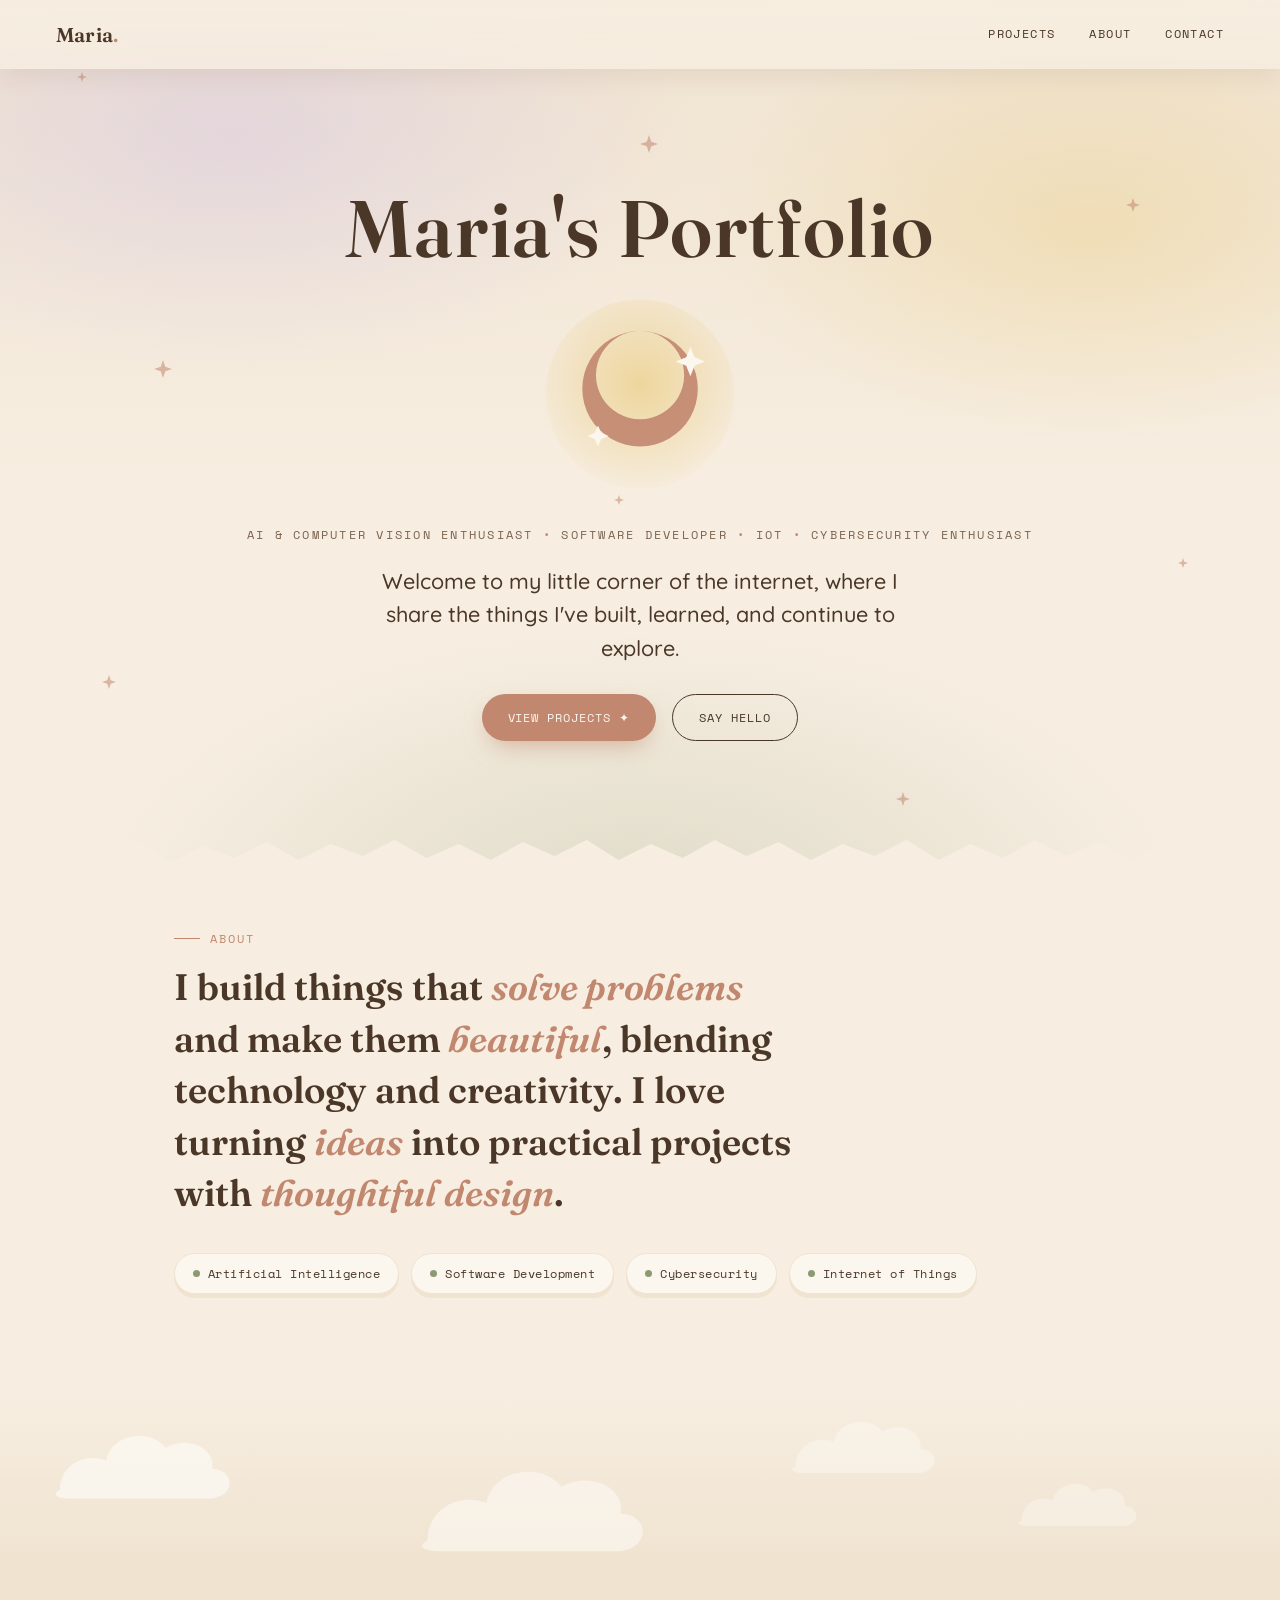
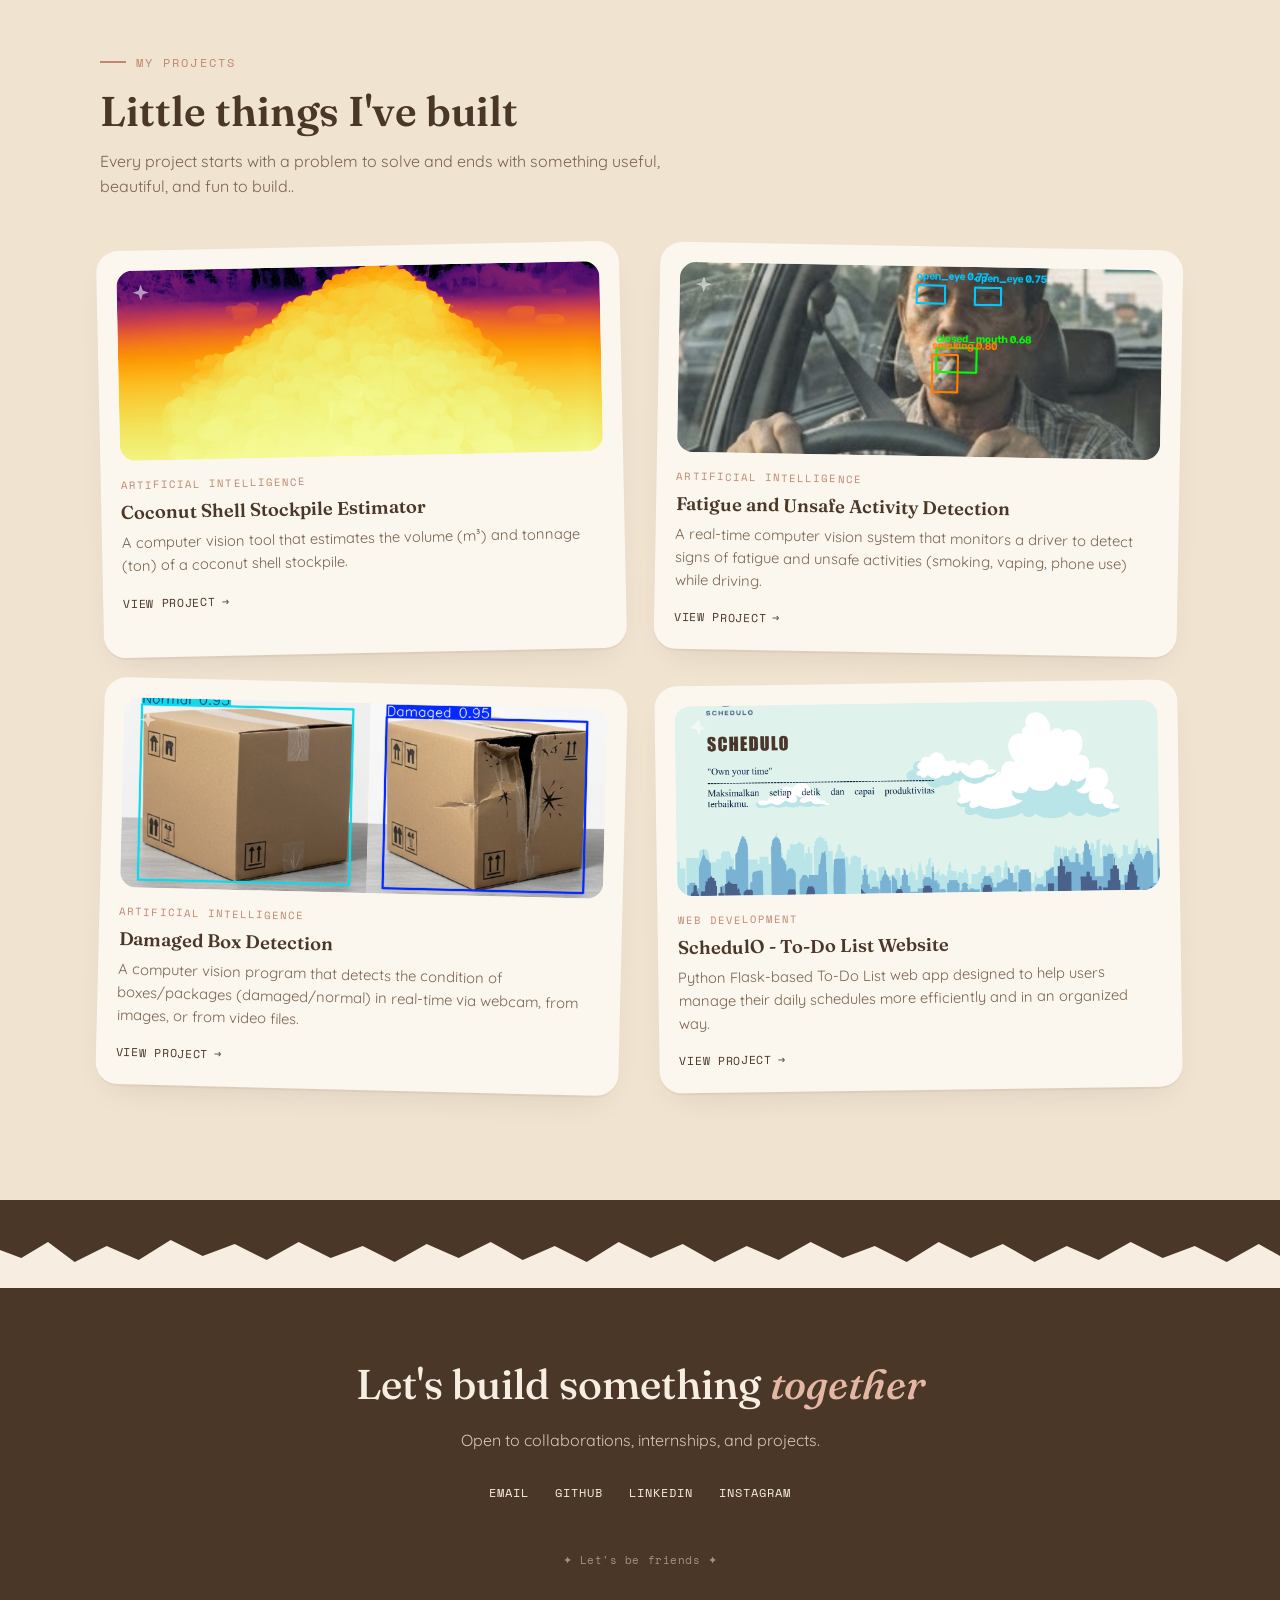
<file: index.html>
<!DOCTYPE html>
<html lang="en">
<head>
<meta charset="UTF-8">
<meta name="viewport" content="width=device-width, initial-scale=1.0">

<title>Maria's Portfolio</title>

<link rel="icon" type="image/png" href="./assets/favicon.png">

<link rel="preconnect" href="https://fonts.googleapis.com">
<link rel="preconnect" href="https://fonts.gstatic.com" crossorigin>

<link href="https://fonts.googleapis.com/css2?family=Fraunces:opsz,wght@9..144,300;9..144,500;9..144,600;9..144,700&family=Quicksand:wght@400;500;600;700&family=Space+Mono:wght@400;700&display=swap" rel="stylesheet">

<link rel="stylesheet" href="styles.css">
</head>

<body>

<div class="sparkle-field" id="sparkleField"></div>

<header class="nav">
  <a href="#top" class="nav-logo">Maria<span>.</span></a>
  <nav class="nav-links">
    <a href="#projects">Projects</a>
    <a href="#about">About</a>
    <a href="#contact" id="navContactBtn">Contact</a>
  </nav>
</header>

<section class="hero" id="top">
  <h1 class="hero-title">Maria's Portfolio</h1>

  <div class="hero-glyph">
    <svg viewBox="0 0 200 200" width="100%" height="100%">
      <defs>
        <radialGradient id="glowGrad" cx="50%" cy="45%" r="60%">
          <stop offset="0%" stop-color="#E8C468" stop-opacity="0.55"/>
          <stop offset="100%" stop-color="#E8C468" stop-opacity="0"/>
        </radialGradient>
      </defs>
      <circle cx="100" cy="100" r="90" fill="url(#glowGrad)"/>
      <!-- dreamy floating crescent + sparkles as signature glyph -->
      <path d="M100 40 a55 55 0 1 0 0.1 0 a42 42 0 1 1 -0.1 0" fill="#C1876F" opacity="0.9"/>
      <g fill="#FBF6EE">
        <path d="M148 55 l4 10 10 4 -10 4 -4 10 -4 -10 -10 -4 10 -4 z"/>
        <path d="M60 130 l3 7 7 3 -7 3 -3 7 -3 -7 -7 -3 7 -3 z"/>
      </g>
    </svg>
  </div>

  <p class="hero-tagline">AI & Computer Vision Enthusiast <span class="dot">•</span> Software Developer <span class="dot">•</span> IoT <span class="dot">•</span> Cybersecurity Enthusiast</p>
  <p class="hero-sub">Welcome to my little corner of the internet, where I share the things I've built, learned, and continue to explore.</p>

  <div class="cta-row">
    <a class="btn btn-primary" href="#projects">View Projects ✦</a>
    <a class="btn btn-ghost" id="sayHelloBtn" href="#contact">Say hello</a>
  </div>

  <div class="torn" style="position:absolute; left:0; right:0; bottom:-2px;">
    <svg viewBox="0 0 1200 90" preserveAspectRatio="none">
      <path d="M0,40 L20,32 L45,48 L70,28 L100,44 L130,30 L160,50 L190,34 L220,46 L250,30 L280,48 L310,32 L340,44 L370,28 L400,46 L430,32 L460,48 L490,30 L520,44 L550,28 L580,48 L610,32 L640,46 L670,28 L700,44 L730,30 L760,48 L790,32 L820,44 L850,28 L880,48 L910,32 L940,46 L970,28 L1000,44 L1030,30 L1060,48 L1090,32 L1120,44 L1150,28 L1180,46 L1200,34 L1200,90 L0,90 Z" fill="#F7EEE1"/>
    </svg>
  </div>
</section>

<section class="about" id="about">
  <div class="section-eyebrow">About</div>
  <h2>I build things that <em>solve problems</em> and make them <em>beautiful</em>, blending technology and creativity. I love turning <em>ideas</em> into practical projects with <em>thoughtful design</em>.</h2>
  <div class="skill-row">
    <span class="skill-pill"><span class="tag-dot"></span>Artificial Intelligence</span>
    <span class="skill-pill"><span class="tag-dot"></span>Software Development</span>
    <span class="skill-pill"><span class="tag-dot"></span>Cybersecurity</span>
    <span class="skill-pill"><span class="tag-dot"></span>Internet of Things</span>
  </div>
</section>

<div class="cloud-divider">
  <svg class="cloud" style="top:20px; left:2%; animation-delay:0s; opacity:.95;" viewBox="0 0 260 110" width="220" height="93">
    <path d="M40 90 C40 60 70 45 95 55 C100 25 145 15 165 40 C190 25 225 40 220 65 C245 65 250 95 220 100 L55 100 C35 100 30 95 40 90Z" fill="#FBF6EE"/>
  </svg>
  <svg class="cloud" style="top:50px; left:30%; animation-delay:4s; opacity:.75;" viewBox="0 0 260 110" width="280" height="118">
    <path d="M40 90 C40 60 70 45 95 55 C100 25 145 15 165 40 C190 25 225 40 220 65 C245 65 250 95 220 100 L55 100 C35 100 30 95 40 90Z" fill="#FBF6EE"/>
  </svg>
  <svg class="cloud" style="top:10px; left:60%; animation-delay:2s; opacity:.6;" viewBox="0 0 260 110" width="180" height="76">
    <path d="M40 90 C40 60 70 45 95 55 C100 25 145 15 165 40 C190 25 225 40 220 65 C245 65 250 95 220 100 L55 100 C35 100 30 95 40 90Z" fill="#FBF6EE"/>
  </svg>
  <svg class="cloud" style="top:75px; left:78%; animation-delay:6s; opacity:.5;" viewBox="0 0 260 110" width="150" height="63">
    <path d="M40 90 C40 60 70 45 95 55 C100 25 145 15 165 40 C190 25 225 40 220 65 C245 65 250 95 220 100 L55 100 C35 100 30 95 40 90Z" fill="#FBF6EE"/>
  </svg>
</div>

<section class="projects" id="projects">
  <div class="projects-inner">
    <div class="projects-head">
      <div class="section-eyebrow">My Projects</div>
      <h2>Little things I've built</h2>
      <p>Every project starts with a problem to solve and ends with something useful, beautiful, and fun to build..</p>
    </div>

    <div class="grid">

      <div class="card">
        <a class="card-thumb thumb-1 card-thumb-link" href="Stockpile/stockpile.html" aria-label="Open Stockpile project page">
          <img src="assets/stockpilebatok.png" alt="Stockpile Batok project thumbnail">
          <svg class="float-sparkle" style="top:14px; left:16px; width:16px; height:16px;" viewBox="0 0 20 20"><path d="M10 0 l2.5 7.5 7.5 2.5 -7.5 2.5 -2.5 7.5 -2.5 -7.5 -7.5 -2.5 7.5 -2.5 z" fill="#fff" opacity=".8"/></svg>
        </a>
        <span class="card-tag">Artificial Intelligence</span>
        <h3>Coconut Shell Stockpile Estimator</h3>
        <p>A computer vision tool that estimates the volume (m³) and tonnage (ton) of a coconut shell stockpile.</p>
        <a class="card-link" href="Stockpile/stockpile.html">View project <span class="arrow">→</span></a>
      </div>

      <div class="card">
        <a class="card-thumb thumb-1 card-thumb-link" href="https://github.com/moktaviani/Fatigue-and-Unsafe-Activity" aria-label="Open Fatigue and Unsafe project page">
          <img src="assets/fatigueunsafe.png" alt="Fatigue and Unsafe project thumbnail">
          <svg class="float-sparkle" style="top:14px; left:16px; width:16px; height:16px;" viewBox="0 0 20 20"><path d="M10 0 l2.5 7.5 7.5 2.5 -7.5 2.5 -2.5 7.5 -2.5 -7.5 -7.5 -2.5 7.5 -2.5 z" fill="#fff" opacity=".8"/></svg>
        </a>
        <span class="card-tag">Artificial Intelligence</span>
        <h3>Fatigue and Unsafe Activity Detection</h3>
        <p>A real-time computer vision system that monitors a driver to detect signs of fatigue and unsafe activities (smoking, vaping, phone use) while driving.</p>
        <a class="card-link" href="https://github.com/moktaviani/Fatigue-and-Unsafe-Activity">View project <span class="arrow">→</span></a>
      </div>
      
      <div class="card">
        <a class="card-thumb thumb-1 card-thumb-link" href="https://github.com/moktaviani/Damaged-Box-Detection-using-YOLOv11" aria-label="Open Damaged Box project page">
          <img src="assets/damagedbox.png" alt="Damaged Box project thumbnail">
          <svg class="float-sparkle" style="top:14px; left:16px; width:16px; height:16px;" viewBox="0 0 20 20"><path d="M10 0 l2.5 7.5 7.5 2.5 -7.5 2.5 -2.5 7.5 -2.5 -7.5 -7.5 -2.5 7.5 -2.5 z" fill="#fff" opacity=".8"/></svg>
        </a>
        <span class="card-tag">Artificial Intelligence</span>
        <h3>Damaged Box Detection</h3>
        <p>A computer vision program that detects the condition of boxes/packages (damaged/normal) in real-time via webcam, from images, or from video files.</p>
        <a class="card-link" href="https://github.com/moktaviani/Damaged-Box-Detection-using-YOLOv11">View project <span class="arrow">→</span></a>
      </div>

      <div class="card">
        <a class="card-thumb thumb-6 card-thumb-link" href="https://github.com/andkal06/To-Do-List-Python" aria-label="Open SchedulO project page">
          <img src="assets/schedulo.jpeg" alt="SchedulO project thumbnail">
          <svg class="float-sparkle" style="top:14px; left:16px; width:16px; height:16px;" viewBox="0 0 20 20"><path d="M10 0 l2.5 7.5 7.5 2.5 -7.5 2.5 -2.5 7.5 -2.5 -7.5 -7.5 -2.5 z" fill="#fff" opacity=".8"/></svg>
        </a>
        <span class="card-tag">Web Development</span>
        <h3>SchedulO - To-Do List Website</h3>
        <p>Python Flask-based To-Do List web app designed to help users manage their daily schedules more efficiently and in an organized way.</p>
        <a class="card-link" href="https://github.com/andkal06/To-Do-List-Python">View project <span class="arrow">→</span></a>
      </div>
      
      <!-- LANJUT LAGI INI NANTI SEK -->

    </div>
  </div>
</section>

<div class="footer-wrap" id="contact">
  <div class="torn" style="transform: scaleY(-1); margin-bottom:-2px;">
    <svg viewBox="0 0 1200 90" preserveAspectRatio="none">
      <path d="M0,40 L20,32 L45,48 L70,28 L100,44 L130,30 L160,50 L190,34 L220,46 L250,30 L280,48 L310,32 L340,44 L370,28 L400,46 L430,32 L460,48 L490,30 L520,44 L550,28 L580,48 L610,32 L640,46 L670,28 L700,44 L730,30 L760,48 L790,32 L820,44 L850,28 L880,48 L910,32 L940,46 L970,28 L1000,44 L1030,30 L1060,48 L1090,32 L1120,44 L1150,28 L1180,46 L1200,34 L1200,90 L0,90 Z" fill="#4A3728"/>
    </svg>
  </div>
  <footer class="footer">
    <h2>Let's build something <em>together</em></h2>
    <p>Open to collaborations, internships, and projects.</p>
    <div class="footer-links">
      <a href="mailto:moktaviani1122@gmail.com">Email</a>
      <a href="https://github.com/moktaviani">GitHub</a>
      <a href="https://www.linkedin.com/in/mariaoktavianitkd">LinkedIn</a>
      <a href="https://instagram.com/ini_lala_ya">Instagram</a>
    </div>
    <div class="footer-bottom">✦ Let's be friends ✦</div>
  </footer>
</div>

<div class="hello-character" id="helloCharacter" aria-hidden="true">
  <svg viewBox="0 0 130 150" width="100%" height="100%">
    <path d="M65 15 l14 40 42 0 -34 26 13 42 -35 -26 -35 26 13 -42 -34 -26 42 0z" fill="#E8C468" stroke="#4A3728" stroke-width="2.5" stroke-linejoin="round"/>
    <circle cx="55" cy="70" r="3.5" fill="#4A3728"/>
    <circle cx="75" cy="70" r="3.5" fill="#4A3728"/>
    <path d="M58 84 q7 6 14 0" stroke="#4A3728" stroke-width="2" fill="none" stroke-linecap="round"/>
    <path d="M35 78 q-18 6 -16 26" stroke="#4A3728" stroke-width="5" fill="none" stroke-linecap="round"/>
    <g class="wave-arm">
      <path d="M95 78 q18 -6 18 -26" stroke="#4A3728" stroke-width="5" fill="none" stroke-linecap="round"/>
      <circle cx="115" cy="52" r="6" fill="#E8C468"/>
    </g>
  </svg>
</div>

<script src="script.js"></script>

</body>
</html>
</file>
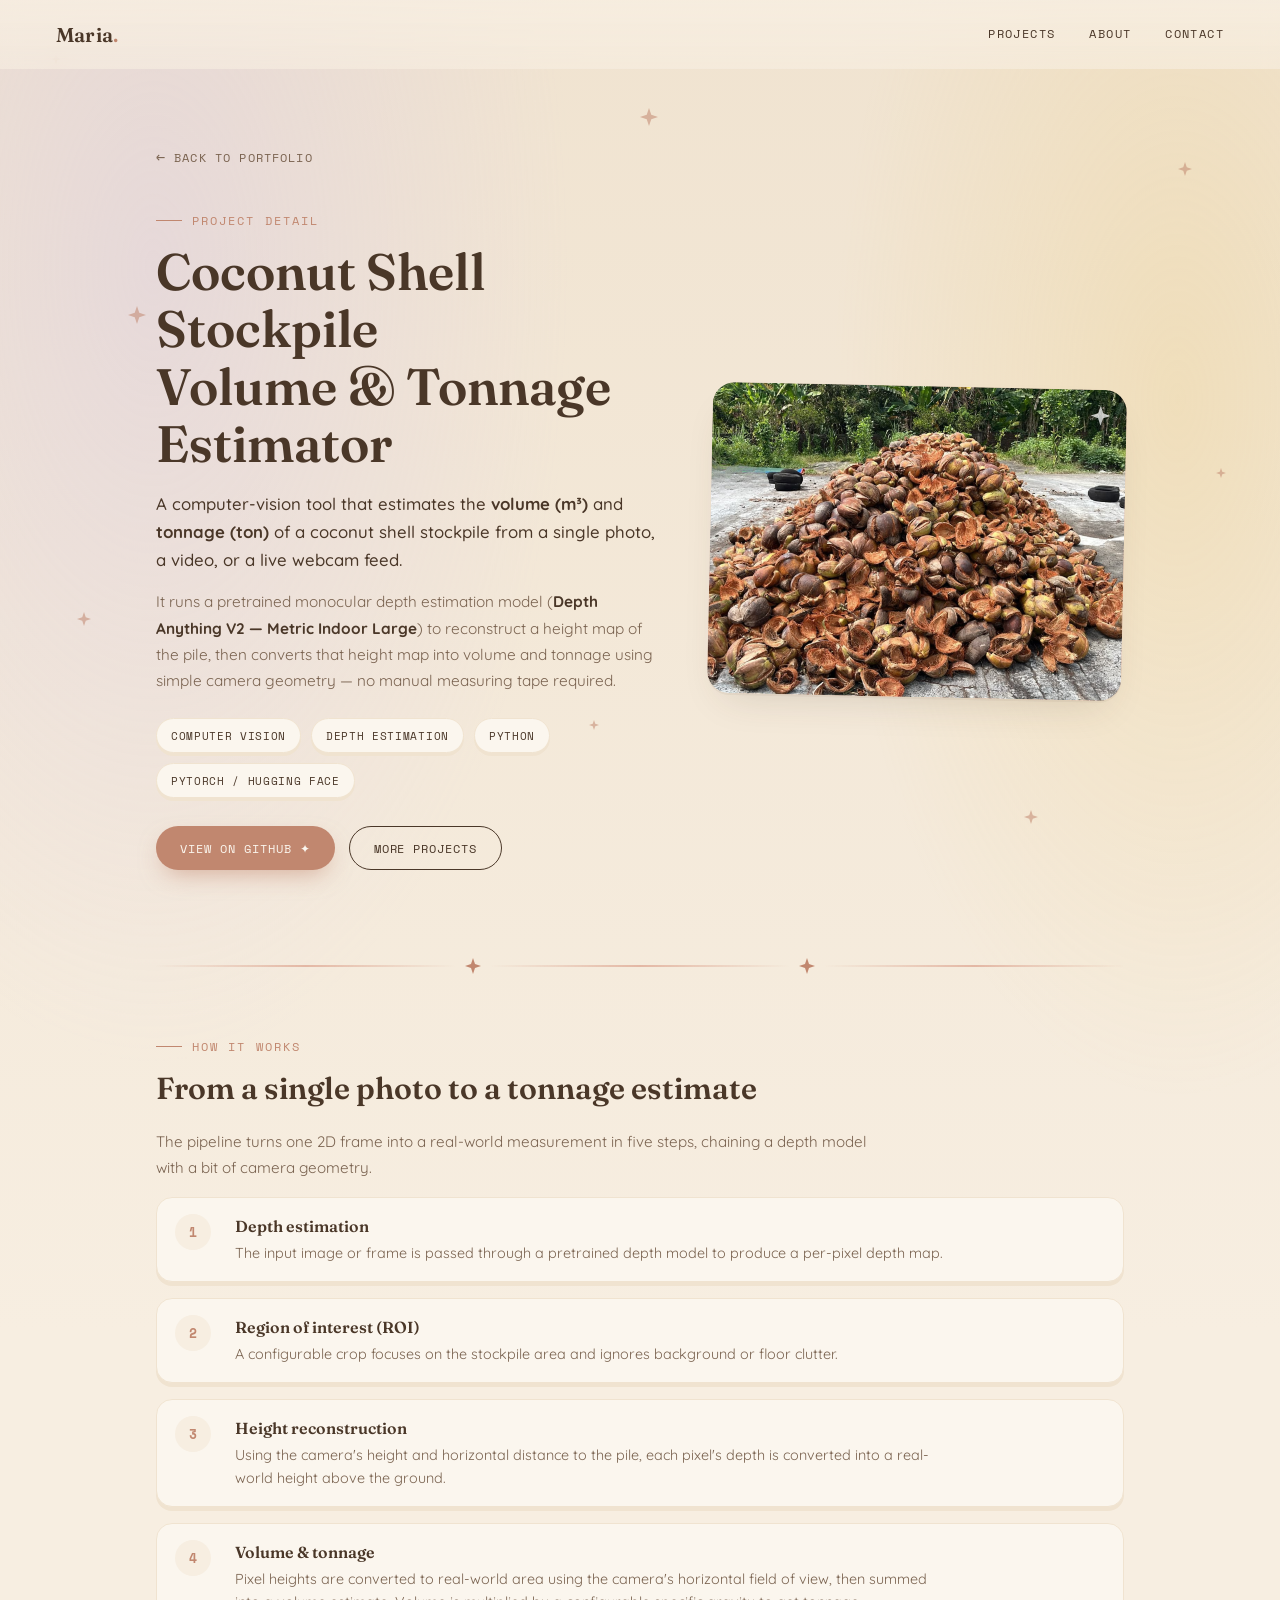
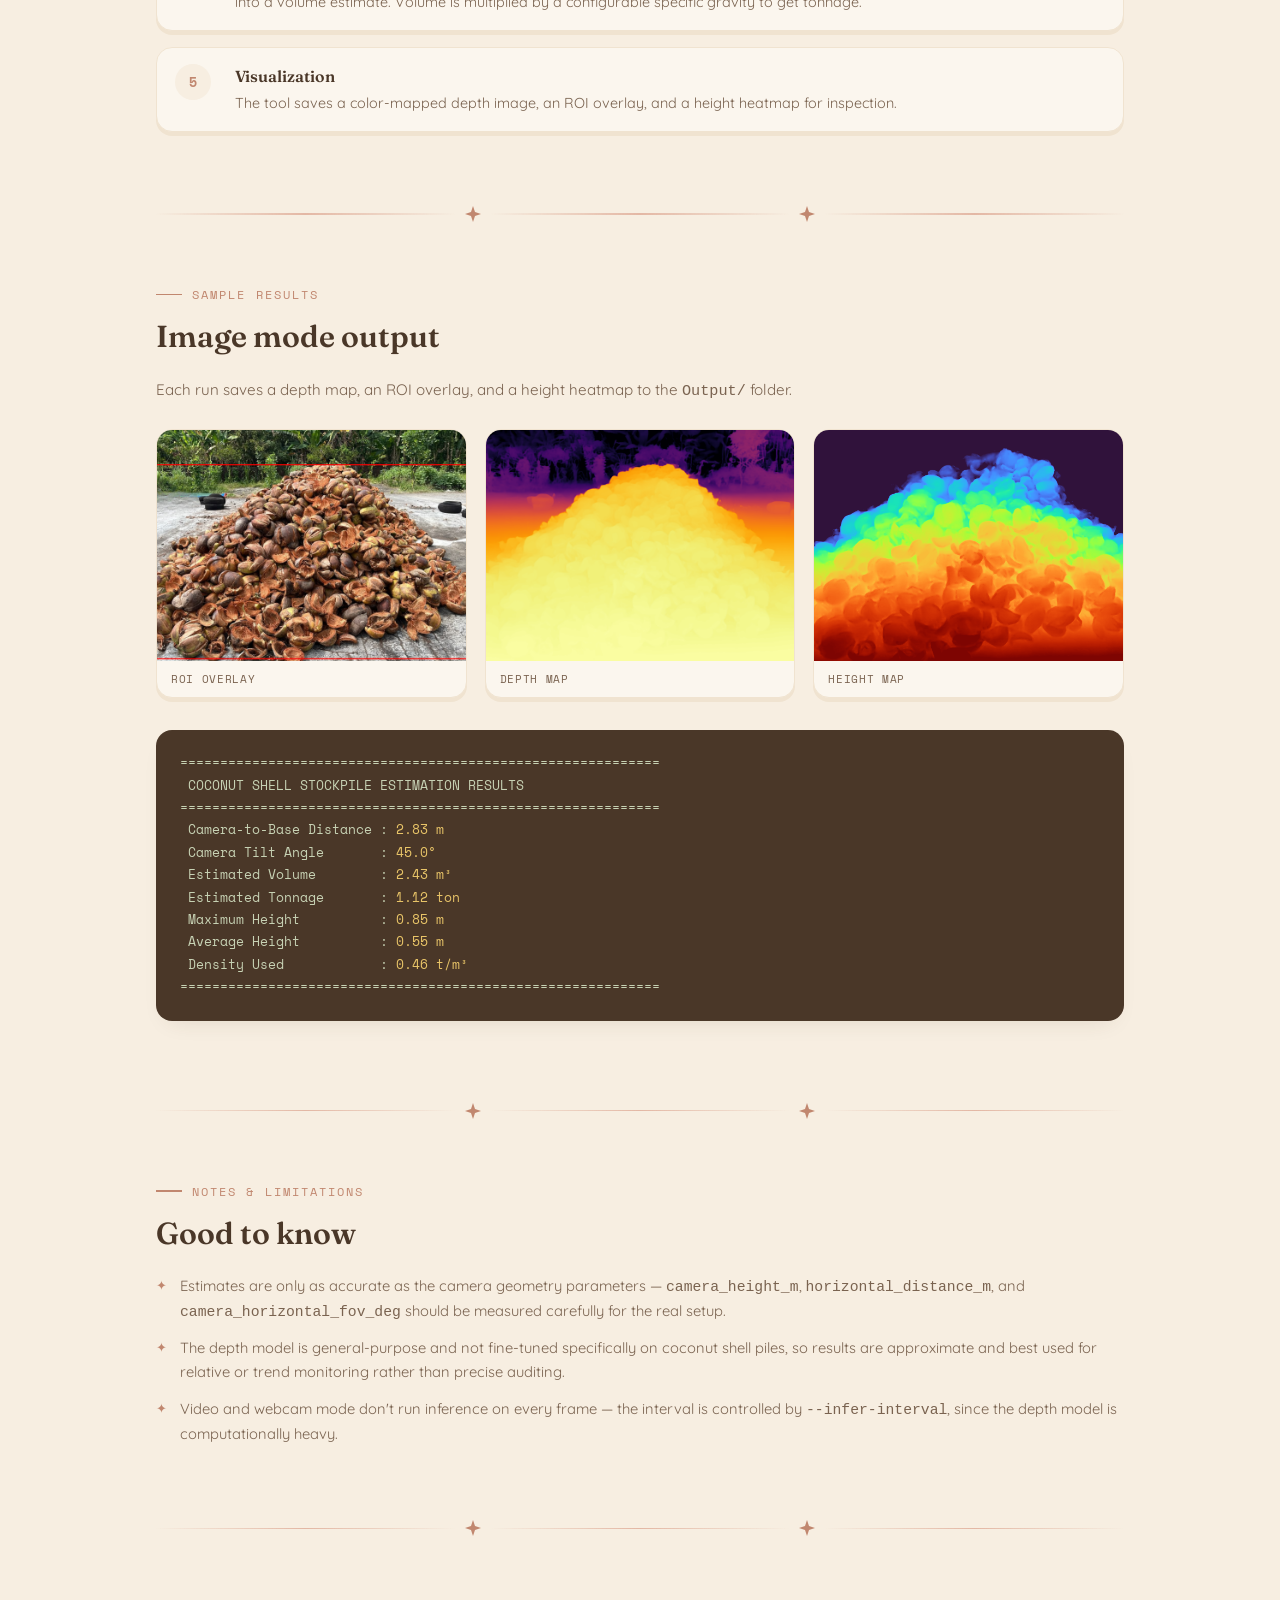
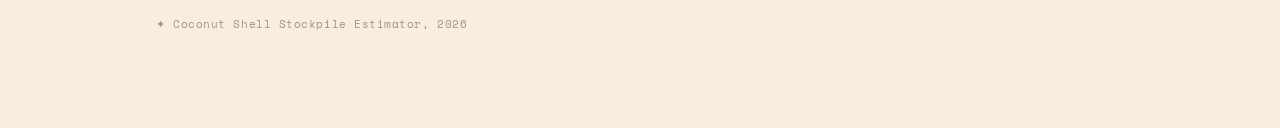
<file: Stockpile/stockpile.html>
<!DOCTYPE html>
<html lang="en">
<head>
<meta charset="UTF-8">
<meta name="viewport" content="width=device-width, initial-scale=1.0">
<title>Coconut Shell Stockpile Estimator</title>
<link rel="preconnect" href="https://fonts.googleapis.com">
<link rel="preconnect" href="https://fonts.gstatic.com" crossorigin>
<link href="https://fonts.googleapis.com/css2?family=Fraunces:opsz,wght@9..144,300;9..144,500;9..144,600;9..144,700&family=Quicksand:wght@400;500;600;700&family=Space+Mono:wght@400;700&display=swap" rel="stylesheet">
<link rel="stylesheet" href="styles.css">
</head>
<body>

<div class="sparkle-field" id="sparkleField"></div>
<header class="nav">
  <a href="../index.html#top" class="nav-logo">Maria<span>.</span></a>
  <nav class="nav-links">
    <a href="../index.html#projects">Projects</a>
    <a href="../index.html#about">About</a>
    <a href="../index.html#contact">Contact</a>
  </nav>
</header>

<main class="project-page">
  <div class="project-page-inner">

    <a class="project-back" href="../index.html">Back to portfolio</a>

    <!-- ---------- hero ---------- -->
    <section class="project-hero">
      <div class="project-copy">
        <div class="section-eyebrow">Project Detail</div>
        <h1>Coconut Shell Stockpile<br>Volume &amp; Tonnage Estimator</h1>
        <p class="project-lede">
          A computer-vision tool that estimates the <strong>volume (m³)</strong> and <strong>tonnage (ton)</strong>
          of a coconut shell stockpile from a single photo, a video, or a live webcam feed.
        </p>
        <p>
          It runs a pretrained monocular depth estimation model (<strong>Depth Anything V2 — Metric Indoor Large</strong>)
          to reconstruct a height map of the pile, then converts that height map into volume and tonnage
          using simple camera geometry — no manual measuring tape required.
        </p>

        <div class="project-meta">
          <span>Computer Vision</span>
          <span>Depth Estimation</span>
          <span>Python</span>
          <span>PyTorch / Hugging Face</span>
        </div>

        <div class="project-links">
          <a class="btn btn-primary" href="https://github.com/moktaviani/Coconut-Shell-Stockpile-Volume-and-Tonnage-Estimator" target="_blank" rel="noopener">View on GitHub ✦</a>
          <a class="btn btn-ghost" href="../index.html#projects">More projects</a>
        </div>
      </div>

      <div class="project-image">
        <svg class="float-sparkle" viewBox="0 0 20 20"><path d="M10 0 l2.5 7.5 7.5 2.5 -7.5 2.5 -2.5 7.5 -2.5 -7.5 -7.5 -2.5 7.5 -2.5 z" fill="#fff" opacity=".85"/></svg>
        <img src="PictStockpile/batokbesar.png" alt="Coconut shell stockpile — sample input image">
      </div>
    </section>

    <div class="star-divider" aria-hidden="true">
      <span></span><svg viewBox="0 0 20 20"><path d="M10 0 l2.5 7.5 7.5 2.5 -7.5 2.5 -2.5 7.5 -2.5 -7.5 -7.5 -2.5 7.5 -2.5 z"/></svg><span></span><svg viewBox="0 0 20 20"><path d="M10 0 l2.5 7.5 7.5 2.5 -7.5 2.5 -2.5 7.5 -2.5 -7.5 -7.5 -2.5 7.5 -2.5 z"/></svg><span></span>
    </div>

    <!-- ---------- how it works ---------- -->
    <section class="project-section">
      <div class="section-eyebrow">How It Works</div>
      <h2>From a single photo to a tonnage estimate</h2>
      <p>
        The pipeline turns one 2D frame into a real-world measurement in five steps, chaining a depth
        model with a bit of camera geometry.
      </p>

      <ol class="steps-list">
        <li>
          <span class="step-num">1</span>
          <div class="step-body">
            <h3>Depth estimation</h3>
            <p>The input image or frame is passed through a pretrained depth model to produce a per-pixel depth map.</p>
          </div>
        </li>
        <li>
          <span class="step-num">2</span>
          <div class="step-body">
            <h3>Region of interest (ROI)</h3>
            <p>A configurable crop focuses on the stockpile area and ignores background or floor clutter.</p>
          </div>
        </li>
        <li>
          <span class="step-num">3</span>
          <div class="step-body">
            <h3>Height reconstruction</h3>
            <p>Using the camera's height and horizontal distance to the pile, each pixel's depth is converted into a real-world height above the ground.</p>
          </div>
        </li>
        <li>
          <span class="step-num">4</span>
          <div class="step-body">
            <h3>Volume &amp; tonnage</h3>
            <p>Pixel heights are converted to real-world area using the camera's horizontal field of view, then summed into a volume estimate. Volume is multiplied by a configurable specific gravity to get tonnage.</p>
          </div>
        </li>
        <li>
          <span class="step-num">5</span>
          <div class="step-body">
            <h3>Visualization</h3>
            <p>The tool saves a color-mapped depth image, an ROI overlay, and a height heatmap for inspection.</p>
          </div>
        </li>
      </ol>
    </section>

    <div class="star-divider" aria-hidden="true">
      <span></span><svg viewBox="0 0 20 20"><path d="M10 0 l2.5 7.5 7.5 2.5 -7.5 2.5 -2.5 7.5 -2.5 -7.5 -7.5 -2.5 7.5 -2.5 z"/></svg><span></span><svg viewBox="0 0 20 20"><path d="M10 0 l2.5 7.5 7.5 2.5 -7.5 2.5 -2.5 7.5 -2.5 -7.5 -7.5 -2.5 7.5 -2.5 z"/></svg><span></span>
    </div>

    <section class="project-section">
      <div class="section-eyebrow">Sample Results</div>
      <h2>Image mode output</h2>
      <p>Each run saves a depth map, an ROI overlay, and a height heatmap to the <code>Output/</code> folder.</p>

      <div class="result-gallery">
        <figure>
          <img src="PictStockpile/batokbesar_roi.png" alt="ROI overlay placeholder">
          <figcaption>ROI overlay</figcaption>
        </figure>
        <figure>
          <img src="PictStockpile/batokbesar_depthmap.png" alt="Depth map placeholder">
          <figcaption>Depth map</figcaption>
        </figure>
        <figure>
          <img src="PictStockpile/batokbesar_heightmap.png" alt="Height map placeholder">
          <figcaption>Height map</figcaption>
        </figure>
      </div>

      <div class="console-card">============================================================
 COCONUT SHELL STOCKPILE ESTIMATION RESULTS
============================================================
 Camera-to-Base Distance : <span class="hl">2.83 m</span>
 Camera Tilt Angle       : <span class="hl">45.0°</span>
 Estimated Volume        : <span class="hl">2.43 m³</span>
 Estimated Tonnage       : <span class="hl">1.12 ton</span>
 Maximum Height          : <span class="hl">0.85 m</span>
 Average Height          : <span class="hl">0.55 m</span>
 Density Used            : <span class="hl">0.46 t/m³</span>
============================================================</div>
    </section>

    <div class="star-divider" aria-hidden="true">
      <span></span><svg viewBox="0 0 20 20"><path d="M10 0 l2.5 7.5 7.5 2.5 -7.5 2.5 -2.5 7.5 -2.5 -7.5 -7.5 -2.5 7.5 -2.5 z"/></svg><span></span><svg viewBox="0 0 20 20"><path d="M10 0 l2.5 7.5 7.5 2.5 -7.5 2.5 -2.5 7.5 -2.5 -7.5 -7.5 -2.5 7.5 -2.5 z"/></svg><span></span>
    </div>

    <!-- ---------- notes & limitations ---------- -->
    <section class="project-section">
      <div class="section-eyebrow">Notes &amp; Limitations</div>
      <h2>Good to know</h2>
      <ul class="note-list">
        <li>Estimates are only as accurate as the camera geometry parameters — <code>camera_height_m</code>, <code>horizontal_distance_m</code>, and <code>camera_horizontal_fov_deg</code> should be measured carefully for the real setup.</li>
        <li>The depth model is general-purpose and not fine-tuned specifically on coconut shell piles, so results are approximate and best used for relative or trend monitoring rather than precise auditing.</li>
        <li>Video and webcam mode don't run inference on every frame — the interval is controlled by <code>--infer-interval</code>, since the depth model is computationally heavy.</li>
      </ul>
    </section>

    <div class="star-divider" aria-hidden="true">
      <span></span><svg viewBox="0 0 20 20"><path d="M10 0 l2.5 7.5 7.5 2.5 -7.5 2.5 -2.5 7.5 -2.5 -7.5 -7.5 -2.5 7.5 -2.5 z"/></svg><span></span><svg viewBox="0 0 20 20"><path d="M10 0 l2.5 7.5 7.5 2.5 -7.5 2.5 -2.5 7.5 -2.5 -7.5 -7.5 -2.5 7.5 -2.5 z"/></svg><span></span>
    </div>

    <div class="project-footer-nav">
      <span class="signature">✦ Coconut Shell Stockpile Estimator, 2026</span>
    </div>

  </div>
</main>

<script src="script.js"></script>
</body>
</html>
</file>
<file: styles.css>
:root{
  --cream: #F7EEE1;
  --cream-deep: #F0E3D0;
  --rose: #C1876F;
  --rose-soft: #E3B7A4;
  --sage: #8B9A73;
  --sage-soft: #C7D2B4;
  --cocoa: #4A3728;
  --cocoa-soft: #7A6350;
  --lavender: #C9B8E8;
  --gold: #E8C468;
  --paper: #FBF6EE;
  --shadow: rgba(74,55,40,0.18);
  --font-display: "Fraunces", serif;
  --font-body: "Quicksand", sans-serif;
  --font-mono: "Space Mono", monospace;
}

*{ box-sizing: border-box; }
html{
  scroll-behavior: smooth;
}
body{
  margin:0;
  background: var(--cream);
  color: var(--cocoa);
  font-family: var(--font-body);
  overflow-x: hidden;
  cursor: url('assets/cursor.png') 4 4, auto;
}
a{ color: inherit; text-decoration: none; }

/* ---------- floating sparkle field ---------- */
.sparkle-field{
  position: fixed; inset: 0; pointer-events: none; z-index: 2; overflow: hidden;
}
.sparkle{
  position: absolute;
  opacity: .55;
  animation: twinkle 3.2s ease-in-out infinite;
}
@keyframes twinkle{
  0%, 100%{ opacity: .15; transform: scale(.8) rotate(0deg); }
  50%{ opacity: .8; transform: scale(1.15) rotate(20deg); }
}
@keyframes drift{
  0%{ transform: translateY(0px); }
  50%{ transform: translateY(-14px); }
  100%{ transform: translateY(0px); }
}

/* ---------- nav ---------- */
header.nav{
  position: fixed;
  top: 0;
  left: 0;
  right: 0;
  z-index: 50;
  display: flex;
  align-items: center;
  justify-content: space-between;
  padding: 22px clamp(20px, 5vw, 56px);
  background: linear-gradient(180deg, rgba(247,238,225,0.94) 0%, rgba(247,238,225,0.78) 100%);
  backdrop-filter: blur(10px);
  box-shadow: 0 8px 24px rgba(74,55,40,0.08);
}
.nav-logo{
  font-family: var(--font-display);
  font-weight: 600;
  font-size: 1.25rem;
  color: var(--cocoa);
  letter-spacing: .01em;
}
.nav-logo span{ color: var(--rose); }
.nav-links{ display:flex; gap: clamp(18px, 3vw, 34px); }
.nav-links a{
  font-family: var(--font-mono);
  font-size: .72rem;
  letter-spacing: .12em;
  text-transform: uppercase;
  color: var(--cocoa);
  padding-bottom: 2px;
  border-bottom: 1.5px solid transparent;
  transition: border-color .25s ease, color .25s ease;
}
.nav-links a:hover{ border-color: var(--rose); color: var(--rose); }

/* ---------- hero ---------- */
.hero{
  position: relative;
  min-height: 100vh;
  background:
    radial-gradient(ellipse 60% 45% at 18% 15%, rgba(201,184,232,0.35), transparent 60%),
    radial-gradient(ellipse 50% 40% at 85% 25%, rgba(232,196,104,0.30), transparent 60%),
    radial-gradient(ellipse 70% 50% at 50% 100%, rgba(139,154,115,0.22), transparent 60%),
    linear-gradient(180deg, var(--cream-deep) 0%, var(--cream) 55%);
  display: flex; flex-direction: column; align-items: center; justify-content: center;
  padding: 140px 24px 120px;
  text-align: center;
  overflow: hidden;
}

.hero-title{
  font-family: var(--font-display);
  font-weight: 600;
  font-size: clamp(3rem, 9vw, 5rem);
  color: var(--cocoa);
  margin: 0 0 6px;
  letter-spacing: .02em;
}

.hero-tagline{
  font-family: var(--font-mono);
  font-size: .78rem;
  letter-spacing: .18em;
  text-transform: uppercase;
  color: var(--cocoa-soft);
  margin: 18px 0 10px;
}
.hero-tagline .dot{ color: var(--rose); }

.hero-sub{
  font-family: var(--font-body);
  font-weight: 500;
  font-size: clamp(1.05rem, 2vw, 1.35rem);
  color: var(--cocoa);
  max-width: 520px;
  line-height: 1.55;
  margin: 10px 0 30px;
}

.hero-glyph{
  position: relative;
  width: 210px; height: 210px;
  margin: 6px auto 8px;
}

.cta-row{ display:flex; gap: 16px; flex-wrap: wrap; justify-content:center; }
.btn{
  font-family: var(--font-mono);
  font-size: .78rem;
  letter-spacing: .08em;
  text-transform: uppercase;
  padding: 13px 26px;
  border-radius: 999px;
  display: inline-flex; align-items: center; gap: 8px;
  transition: transform .25s ease, box-shadow .25s ease, background .25s ease;
}
.btn-primary{
  background: var(--rose);
  color: var(--paper);
  box-shadow: 0 10px 24px -8px rgba(193,135,111,0.65);
}
.btn-primary:hover{ transform: translateY(-3px) rotate(-1deg); box-shadow: 0 14px 30px -8px rgba(193,135,111,0.75); }
.btn-ghost{
  border: 1.5px solid var(--cocoa);
  color: var(--cocoa);
}
.btn-ghost:hover{ background: var(--cocoa); color: var(--paper); transform: translateY(-3px) rotate(1deg); }

/* torn paper divider */
.torn{
  position: relative;
  width: 100%;
  height: 90px;
  margin-top: -1px;
}
.torn svg{ width: 100%; height: 100%; display:block; }

/* ---------- about / skills ---------- */
.about{
  background: var(--cream);
  padding: 30px 24px 100px;
  max-width: 980px;
  margin: 0 auto;
  scroll-margin-top: 100px;
}
.section-eyebrow{
  font-family: var(--font-mono);
  font-size: .72rem;
  letter-spacing: .18em;
  text-transform: uppercase;
  color: var(--rose);
  margin-bottom: 14px;
  display: flex; align-items: center; gap: 10px;
}
.section-eyebrow::before{
  content: ""; width: 26px; height: 1.5px; background: var(--rose); display: inline-block;
}
.about h2{
  font-family: var(--font-display);
  font-weight: 600;
  font-size: clamp(1.6rem, 3vw, 2.3rem);
  max-width: 620px;
  line-height: 1.4;
  margin: 0 0 34px;
}
.about h2 em{ font-style: italic; color: var(--rose); }

.skill-row{ display: flex; flex-wrap: wrap; gap: 12px; }
.skill-pill{
  font-family: var(--font-mono);
  font-size: .78rem;
  letter-spacing: .04em;
  background: var(--paper);
  border: 1.5px solid var(--cream-deep);
  color: var(--cocoa);
  padding: 10px 18px;
  border-radius: 999px;
  display: flex; align-items: center; gap: 8px;
  box-shadow: 0 4px 0 var(--cream-deep);
  transition: transform .2s ease, box-shadow .2s ease, background .2s ease;
}
.skill-pill:hover{
  transform: translateY(-3px);
  box-shadow: 0 7px 0 var(--rose-soft);
  background: #fff;
}
.skill-pill .tag-dot{ width:7px; height:7px; border-radius:50%; background: var(--sage); flex: none; }

/* ---------- cloud divider ---------- */
.cloud-divider{
  position: relative;
  height: 170px;
  overflow: hidden;
  background: linear-gradient(180deg, var(--cream) 0%, var(--cream-deep) 100%);
}
.cloud{
  position: absolute;
  animation: cloudDrift 20s ease-in-out infinite;
}
@keyframes cloudDrift{
  0%, 100%{ transform: translateX(0) translateY(0); }
  50%{ transform: translateX(30px) translateY(-8px); }
}

/* ---------- projects ---------- */
.projects{
  background: var(--cream-deep);
  padding: 90px 24px 110px;
}
.projects-inner{ max-width: 1080px; margin: 0 auto; }
.projects-head{ max-width: 620px; margin-bottom: 46px; }
.projects-head h2{
  font-family: var(--font-display);
  font-weight: 600;
  font-size: clamp(1.8rem, 3.4vw, 2.6rem);
  margin: 0 0 12px;
}
.projects-head p{ color: var(--cocoa-soft); line-height: 1.6; margin:0; }

.grid{
  display: grid;
  grid-template-columns: repeat(2, 1fr);
  gap: 30px 34px;
}
.card{
  position: relative;
  background: var(--paper);
  border-radius: 22px;
  padding: 20px 20px 24px;
  box-shadow: 0 14px 34px -18px var(--shadow), 0 2px 0 rgba(74,55,40,0.05);
  transform: rotate(var(--tilt, 0deg));
  transition: transform .35s cubic-bezier(.2,.9,.3,1.2), box-shadow .35s ease;
}
.card:nth-child(1){ --tilt: -1.2deg; }
.card:nth-child(2){ --tilt: 1deg; }
.card:nth-child(3){ --tilt: 1.4deg; }
.card:nth-child(4){ --tilt: -0.8deg; }
.card:hover{
  transform: rotate(0deg) translateY(-8px) scale(1.015);
  box-shadow: 0 26px 44px -18px var(--shadow), 0 2px 0 rgba(74,55,40,0.05);
}
.card-thumb{
  position: relative;
  height: 190px;
  border-radius: 16px;
  margin-bottom: 16px;
  overflow: hidden;
  display:flex; align-items:center; justify-content:center;
}
.card-thumb-link{
  display: block;
  cursor: pointer;
}
.card-thumb img{
  width: 100%;
  height: 100%;
  object-fit: cover;
  display: block;
}
.thumb-1{ background: linear-gradient(135deg, #E9D9C8, var(--rose-soft)); }
.thumb-2{ background: linear-gradient(135deg, #DCE6CC, var(--sage-soft)); }
.thumb-3{ background: linear-gradient(135deg, #E7DCF3, var(--lavender)); }
.thumb-4{ background: linear-gradient(135deg, #F4E6BF, var(--gold)); }
.card-thumb svg{ width: 74px; height: 74px; opacity: .9; }
.card-thumb .float-sparkle{ position:absolute; animation: drift 4.5s ease-in-out infinite; opacity:.7; }

.project-page{
  min-height: 100vh;
  background:
    radial-gradient(ellipse 55% 40% at 20% 15%, rgba(201,184,232,0.24), transparent 58%),
    radial-gradient(ellipse 45% 35% at 85% 20%, rgba(232,196,104,0.22), transparent 58%),
    linear-gradient(180deg, var(--cream-deep) 0%, var(--cream) 60%);
  padding: 120px 24px 80px;
}
.project-page-inner{
  max-width: 980px;
  margin: 0 auto;
}
.project-back{
  font-family: var(--font-mono);
  font-size: .78rem;
  letter-spacing: .08em;
  text-transform: uppercase;
  color: var(--rose);
  display: inline-flex;
  margin-bottom: 20px;
}
.project-hero{
  display: grid;
  grid-template-columns: 1.1fr .9fr;
  gap: 32px;
  align-items: center;
}
.project-copy h1{
  font-family: var(--font-display);
  font-size: clamp(2.4rem, 5vw, 4.2rem);
  line-height: 1.05;
  margin: 0 0 18px;
}
.project-copy p{
  font-size: 1rem;
  line-height: 1.7;
  color: var(--cocoa-soft);
  margin: 0 0 18px;
}
.project-meta{
  display: flex;
  flex-wrap: wrap;
  gap: 12px;
}
.project-meta span{
  font-family: var(--font-mono);
  font-size: .72rem;
  letter-spacing: .06em;
  text-transform: uppercase;
  background: var(--paper);
  border: 1px solid var(--cream-deep);
  border-radius: 999px;
  padding: 10px 14px;
}
.project-image{
  background: var(--paper);
  border-radius: 26px;
  padding: 14px;
  box-shadow: 0 20px 40px -20px var(--shadow);
}
.project-image img{
  width: 100%;
  display: block;
  border-radius: 18px;
}

.card-tag{
  font-family: var(--font-mono);
  font-size: .66rem;
  letter-spacing: .1em;
  text-transform: uppercase;
  color: var(--rose);
  margin-bottom: 8px;
  display:block;
}
.card h3{
  font-family: var(--font-display);
  font-weight: 600;
  font-size: 1.15rem;
  margin: 0 0 8px;
}
.card p{
  font-size: .92rem;
  line-height: 1.55;
  color: var(--cocoa-soft);
  margin: 0 0 14px;
}
.card-link{
  font-family: var(--font-mono);
  font-size: .72rem;
  letter-spacing: .06em;
  text-transform: uppercase;
  color: var(--cocoa);
  display: inline-flex; align-items:center; gap:6px;
}
.card-link .arrow{ transition: transform .2s ease; }
.card:hover .card-link .arrow{ transform: translateX(4px); }

@media (max-width: 700px){
  .grid{ grid-template-columns: 1fr; }
  .hero-title{ font-size: 2.6rem; }
  .project-hero{ grid-template-columns: 1fr; }
}

/* ---------- footer ---------- */
.footer-wrap{ position: relative; }
.footer{
  background: var(--cocoa);
  color: var(--cream);
  padding: 70px 24px 40px;
  text-align: center;
}
.footer h2{
  font-family: var(--font-display);
  font-weight: 500;
  font-size: clamp(1.7rem, 3.6vw, 2.6rem);
  margin: 0 0 18px;
}
.footer h2 em{ font-style: italic; color: var(--rose-soft); }
.footer p{ color: #D8C9BA; max-width: 480px; margin: 0 auto 30px; line-height: 1.6; }
.footer-links{ display:flex; gap: 26px; justify-content:center; flex-wrap:wrap; margin-bottom: 46px; }
.footer-links a{
  font-family: var(--font-mono);
  font-size: .78rem;
  letter-spacing: .08em;
  text-transform: uppercase;
  border-bottom: 1.5px solid transparent;
  padding-bottom: 3px;
  transition: border-color .2s ease, color .2s ease;
}
.footer-links a:hover{ border-color: var(--gold); color: var(--gold); }
.footer-bottom{
  font-family: var(--font-mono);
  font-size: .68rem;
  letter-spacing: .05em;
  color: #A3937F;
  display:flex; align-items:center; justify-content:center; gap: 8px;
}

/* ---------- waving hello character ---------- */
.hello-character{
  position: fixed;
  right: clamp(14px, 4vw, 40px);
  bottom: -170px;
  width: 110px;
  height: 130px;
  z-index: 300;
  pointer-events: none;
  opacity: 0;
  filter: drop-shadow(0 10px 18px rgba(74,55,40,0.28));
}
.hello-character.pop{
  animation: popUpDown 2.6s cubic-bezier(.34,1.4,.4,1) forwards;
}

.hello-character.pop svg{
  animation: starGlow 1.3s ease-in-out infinite;
}
@keyframes starGlow{
  0%, 100%{
    filter:
      drop-shadow(0 0 6px rgba(232,196,104,0.65))
      drop-shadow(0 0 16px rgba(232,196,104,0.4));
  }
  50%{
    filter:
      drop-shadow(0 0 14px rgba(232,196,104,0.95))
      drop-shadow(0 0 30px rgba(232,196,104,0.6));
  }
}

.hello-character .wave-arm{
  transform-origin: 88px 78px;
}
.hello-character.pop .wave-arm{
  animation: waveHand .45s ease-in-out 5;
  animation-delay: .55s;
}
@keyframes popUpDown{
  0%{ transform: translateY(0) scale(.85); opacity: 0; }
  14%{ transform: translateY(-205px) scale(1); opacity: 1; }
  22%{ transform: translateY(-195px) scale(1); opacity: 1; }
  30%{ transform: translateY(-205px) scale(1); opacity: 1; }
  82%{ transform: translateY(-205px) scale(1); opacity: 1; }
  100%{ transform: translateY(0) scale(.85); opacity: 0; }
}
@keyframes waveHand{
  0%, 100%{ transform: rotate(0deg); }
  50%{ transform: rotate(-22deg); }
}

@media (prefers-reduced-motion: reduce){
  *{ animation: none !important; transition: none !important; }
}

/* TAMBAHIN CSS RESPONSIF */



.wand-burst-star{
  position: fixed;
  width: 14px;
  height: 14px;
  pointer-events: none;
  z-index: 9999;
  left: 0;
  top: 0;
  animation: burstFly .7s cubic-bezier(.25,.9,.4,1) forwards;
}
.wand-burst-star svg{
  width: 100%;
  height: 100%;
  display: block;
}
@keyframes burstFly{
  0%{
    transform: translate(var(--start-x), var(--start-y)) scale(0) rotate(0deg);
    opacity: 1;
  }
  15%{
    transform: translate(var(--start-x), var(--start-y)) scale(1.2) rotate(20deg);
    opacity: 1;
  }
  100%{
    transform: translate(var(--end-x), var(--end-y)) scale(0.2) rotate(180deg);
    opacity: 0;
  }
}
</file>
<file: Stockpile/styles.css>
:root{
  --cream: #F7EEE1;
  --cream-deep: #F0E3D0;
  --rose: #C1876F;
  --rose-soft: #E3B7A4;
  --sage: #8B9A73;
  --sage-soft: #C7D2B4;
  --cocoa: #4A3728;
  --cocoa-soft: #7A6350;
  --lavender: #C9B8E8;
  --gold: #E8C468;
  --paper: #FBF6EE;
  --shadow: rgba(74,55,40,0.18);
  --font-display: "Fraunces", serif;
  --font-body: "Quicksand", sans-serif;
  --font-mono: "Space Mono", monospace;
}

*{ box-sizing: border-box; }
html{ scroll-behavior: smooth; }
body{
  margin:0;
  background: var(--cream);
  color: var(--cocoa);
  font-family: var(--font-body);
  overflow-x: hidden;
}
a{ color: inherit; text-decoration: none; }

/* ---------- floating sparkle field (shared) ---------- */
.sparkle-field{
  position: fixed; inset: 0; pointer-events: none; z-index: 2; overflow: hidden;
}
.sparkle{
  position: absolute;
  opacity: .55;
  animation: twinkle 3.2s ease-in-out infinite;
}
@keyframes twinkle{
  0%, 100%{ opacity: .15; transform: scale(.8) rotate(0deg); }
  50%{ opacity: .8; transform: scale(1.15) rotate(20deg); }
}
@keyframes drift{
  0%{ transform: translateY(0px); }
  50%{ transform: translateY(-14px); }
  100%{ transform: translateY(0px); }
}

/* ---------- sticky nav ---------- */
header.nav{
  position: fixed;
  top: 0;
  left: 0;
  right: 0;
  z-index: 50;
  display: flex;
  align-items: center;
  justify-content: space-between;
  padding: 22px clamp(20px, 5vw, 56px);
  background: linear-gradient(180deg, rgba(247,238,225,0.88) 0%, rgba(247,238,225,0.62) 100%);
  backdrop-filter: blur(10px);
}
.nav-logo{
  font-family: var(--font-display);
  font-weight: 600;
  font-size: 1.25rem;
  color: var(--cocoa);
  letter-spacing: .01em;
}
.nav-logo span{ color: var(--rose); }
.nav-links{ display: flex; gap: clamp(18px, 3vw, 34px); }
.nav-links a{
  font-family: var(--font-mono);
  font-size: .72rem;
  letter-spacing: .12em;
  text-transform: uppercase;
  color: var(--cocoa);
  padding-bottom: 2px;
  border-bottom: 1.5px solid transparent;
  transition: border-color .25s ease, color .25s ease, transform .18s ease;
}
.nav-links a:hover{ border-color: var(--rose); color: var(--rose); }
.nav-links a.is-popping{ transform: translateY(-2px) scale(1.04); }

@media (prefers-reduced-motion: reduce){
  *{ animation: none !important; transition: none !important; }
}

/* ============================================================
   Project detail page
   ============================================================ */

.project-page{
  position: relative;
  min-height: 100vh;
  padding: 118px 0 100px;
  background:
    radial-gradient(ellipse 55% 40% at 12% 8%, rgba(201,184,232,0.28), transparent 60%),
    radial-gradient(ellipse 45% 35% at 92% 12%, rgba(232,196,104,0.24), transparent 60%),
    linear-gradient(180deg, var(--cream-deep) 0%, var(--cream) 40%);
}

.project-page-inner{
  position: relative;
  z-index: 3;
  max-width: 1080px;
  margin: 0 auto;
  padding: 0 clamp(20px, 5vw, 56px);
}

/* -- back link -- */
.project-back{
  display: inline-flex;
  align-items: center;
  gap: 8px;
  font-family: var(--font-mono);
  font-size: .72rem;
  letter-spacing: .1em;
  text-transform: uppercase;
  color: var(--cocoa-soft);
  padding: 28px 0 0;
  margin-bottom: 10px;
  transition: color .2s ease, transform .2s ease;
}
.project-back::before{ content: "←"; font-size: .95rem; transition: transform .2s ease; }
.project-back:hover{ color: var(--rose); }
.project-back:hover::before{ transform: translateX(-4px); }

.project-nav .nav-logo,
.project-nav .nav-links a{
  color: var(--cocoa);
}

/* -- eyebrow (reused label style) -- */
.section-eyebrow{
  font-family: var(--font-mono);
  font-size: .72rem;
  letter-spacing: .18em;
  text-transform: uppercase;
  color: var(--rose);
  margin-bottom: 14px;
  display: flex; align-items: center; gap: 10px;
}
.section-eyebrow::before{
  content: ""; width: 26px; height: 1.5px; background: var(--rose); display: inline-block;
}

/* -- hero -- */
.project-hero{
  display: grid;
  grid-template-columns: 1.1fr .9fr;
  gap: 48px;
  align-items: center;
  padding: 34px 0 70px;
}
.project-copy h1{
  font-family: var(--font-display);
  font-weight: 600;
  font-size: clamp(2.2rem, 4.4vw, 3.2rem);
  margin: 0 0 18px;
  line-height: 1.12;
}
.project-copy .project-lede{
  font-family: var(--font-body);
  font-weight: 500;
  font-size: 1.05rem;
  line-height: 1.65;
  color: var(--cocoa);
  margin: 0 0 16px;
}
.project-copy p{
  font-size: .96rem;
  line-height: 1.7;
  color: var(--cocoa-soft);
  margin: 0 0 16px;
}
.project-copy p:last-of-type{ margin-bottom: 0; }
.project-copy strong{ color: var(--cocoa); }

.project-meta{
  display: flex; flex-wrap: wrap; gap: 10px;
  margin-top: 24px;
}
.project-meta span{
  font-family: var(--font-mono);
  font-size: .7rem;
  letter-spacing: .06em;
  text-transform: uppercase;
  background: var(--paper);
  border: 1.5px solid var(--cream-deep);
  color: var(--cocoa);
  padding: 8px 14px;
  border-radius: 999px;
  box-shadow: 0 3px 0 var(--cream-deep);
}

.project-links{
  display: flex; gap: 14px; flex-wrap: wrap;
  margin-top: 28px;
}
.btn{
  font-family: var(--font-mono);
  font-size: .76rem;
  letter-spacing: .08em;
  text-transform: uppercase;
  padding: 12px 24px;
  border-radius: 999px;
  display: inline-flex; align-items: center; gap: 8px;
  transition: transform .25s ease, box-shadow .25s ease, background .25s ease;
}
.btn-primary{
  background: var(--rose);
  color: var(--paper);
  box-shadow: 0 10px 24px -8px rgba(193,135,111,0.65);
}
.btn-primary:hover{ transform: translateY(-3px) rotate(-1deg); box-shadow: 0 14px 30px -8px rgba(193,135,111,0.75); }
.btn-ghost{
  border: 1.5px solid var(--cocoa);
  color: var(--cocoa);
}
.btn-ghost:hover{ background: var(--cocoa); color: var(--paper); transform: translateY(-3px) rotate(1deg); }

.project-image{
  position: relative;
  border-radius: 22px;
  overflow: hidden;
  background: linear-gradient(135deg, #E9D9C8, var(--rose-soft));
  box-shadow: 0 18px 40px -18px var(--shadow), 0 2px 0 rgba(74,55,40,0.05);
  transform: rotate(1.2deg);
  aspect-ratio: 4 / 3;
}
.project-image img{
  width: 100%; height: 100%; object-fit: cover; display: block;
}
.project-image .float-sparkle{
  position: absolute; top: 16px; right: 16px; width: 20px; height: 20px;
  animation: drift 4.5s ease-in-out infinite; opacity: .85; z-index: 2;
}

/* -- torn paper divider (shared) -- */
.torn{ position: relative; width: 100%; height: 70px; }
.torn svg{ width: 100%; height: 100%; display:block; }

/* -- star divider between sections -- */
.star-divider{
  display: flex;
  align-items: center;
  gap: 10px;
  margin: 18px 0 8px;
  color: var(--rose);
}
.star-divider span{
  flex: 1;
  height: 1.5px;
  background: linear-gradient(90deg, transparent, var(--rose-soft), transparent);
}
.star-divider svg{
  width: 16px;
  height: 16px;
  fill: currentColor;
  flex: none;
  animation: twinkle 3.2s ease-in-out infinite;
}

/* -- generic content section -- */
.project-section{
  padding: 56px 0;
}
.project-section h2{
  font-family: var(--font-display);
  font-weight: 600;
  font-size: clamp(1.4rem, 2.6vw, 1.9rem);
  margin: 0 0 22px;
}
.project-section p{
  font-size: .95rem;
  line-height: 1.7;
  color: var(--cocoa-soft);
  max-width: 720px;
  margin: 0 0 16px;
}

/* -- how it works: numbered steps -- */
.steps-list{
  list-style: none;
  margin: 0; padding: 0;
  display: grid;
  gap: 16px;
}
.steps-list li{
  display: grid;
  grid-template-columns: 44px 1fr;
  gap: 16px;
  align-items: start;
  background: var(--paper);
  border: 1.5px solid var(--cream-deep);
  border-radius: 16px;
  padding: 16px 18px;
  box-shadow: 0 4px 0 var(--cream-deep);
}
.steps-list .step-num{
  font-family: var(--font-mono);
  font-size: .82rem;
  color: var(--rose);
  background: var(--cream);
  width: 36px; height: 36px;
  border-radius: 50%;
  display: flex; align-items: center; justify-content: center;
  font-weight: 700;
}
.steps-list .step-body h3{
  font-family: var(--font-display);
  font-size: 1rem;
  font-weight: 600;
  margin: 2px 0 6px;
}
.steps-list .step-body p{
  margin: 0;
  font-size: .9rem;
  color: var(--cocoa-soft);
  line-height: 1.6;
}

/* -- tech stack pills (reused pattern) -- */
.skill-row{ display: flex; flex-wrap: wrap; gap: 12px; }
.skill-pill{
  font-family: var(--font-mono);
  font-size: .78rem;
  letter-spacing: .04em;
  background: var(--paper);
  border: 1.5px solid var(--cream-deep);
  color: var(--cocoa);
  padding: 10px 18px;
  border-radius: 999px;
  display: flex; align-items: center; gap: 8px;
  box-shadow: 0 4px 0 var(--cream-deep);
  transition: transform .2s ease, box-shadow .2s ease, background .2s ease;
}
.skill-pill:hover{
  transform: translateY(-3px);
  box-shadow: 0 7px 0 var(--rose-soft);
  background: #fff;
}
.skill-pill .tag-dot{ width:7px; height:7px; border-radius:50%; background: var(--sage); flex: none; }

/* -- code blocks -- */
.code-block{
  background: var(--cocoa);
  color: var(--cream);
  font-family: var(--font-mono);
  font-size: .82rem;
  line-height: 1.7;
  padding: 18px 20px;
  border-radius: 14px;
  overflow-x: auto;
  margin: 0 0 16px;
  box-shadow: 0 10px 24px -14px var(--shadow);
}
.code-block .cmt{ color: var(--gold); }

/* -- config / results table -- */
.project-table-wrap{
  overflow-x: auto;
  border-radius: 16px;
  border: 1.5px solid var(--cream-deep);
  background: var(--paper);
}
table.project-table{
  width: 100%;
  border-collapse: collapse;
  font-size: .86rem;
}
table.project-table th, table.project-table td{
  text-align: left;
  padding: 12px 16px;
  border-bottom: 1px solid var(--cream-deep);
  white-space: nowrap;
}
table.project-table th{
  font-family: var(--font-mono);
  font-size: .68rem;
  letter-spacing: .08em;
  text-transform: uppercase;
  color: var(--rose);
  background: var(--cream);
}
table.project-table td{ color: var(--cocoa-soft); }
table.project-table td code, table.project-table th code{
  font-family: var(--font-mono);
  background: var(--cream);
  padding: 2px 6px;
  border-radius: 6px;
  color: var(--cocoa);
}
table.project-table tr:last-child td{ border-bottom: none; }

/* -- gallery of result thumbnails -- */
.result-gallery{
  display: grid;
  grid-template-columns: repeat(3, 1fr);
  gap: 18px;
  margin: 24px 0 32px;
}
.result-gallery figure{
  margin: 0;
  background: var(--paper);
  border: 1.5px solid var(--cream-deep);
  border-radius: 16px;
  overflow: hidden;
  box-shadow: 0 4px 0 var(--cream-deep);
}
.result-gallery img{
  width: 100%; aspect-ratio: 4/3; object-fit: cover; display: block;
}
.result-gallery figcaption{
  font-family: var(--font-mono);
  font-size: .68rem;
  letter-spacing: .06em;
  text-transform: uppercase;
  color: var(--cocoa-soft);
  padding: 10px 14px;
}

/* -- console-style summary card -- */
.console-card{
  background: var(--cocoa);
  color: var(--sage-soft);
  font-family: var(--font-mono);
  font-size: .8rem;
  line-height: 1.75;
  padding: 22px 24px;
  border-radius: 16px;
  white-space: pre-wrap;
  box-shadow: 0 10px 24px -14px var(--shadow);
  margin-bottom: 8px;
}
.console-card .hl{ color: var(--gold); }

/* -- notes / limitations list -- */
.note-list{
  list-style: none;
  margin: 0; padding: 0;
  display: grid; gap: 12px;
}
.note-list li{
  position: relative;
  padding-left: 24px;
  font-size: .92rem;
  line-height: 1.65;
  color: var(--cocoa-soft);
}
.note-list li::before{
  content: "✦";
  position: absolute; left: 0; top: 1px;
  color: var(--rose);
  font-size: .82rem;
}

/* -- footer nav back to portfolio -- */
.project-footer-nav{
  margin-top: 40px;
  padding-top: 40px;
  display: flex; justify-content: space-between; align-items: center; flex-wrap: wrap; gap: 16px;
}
.project-footer-nav .signature{
  font-family: var(--font-mono);
  font-size: .68rem;
  letter-spacing: .05em;
  color: #A3937F;
}

@media (max-width: 800px){
  header.nav{ padding: 18px 20px; }
  .nav-links{ gap: 14px; }
  .nav-links a{ font-size: .66rem; letter-spacing: .09em; }
  .project-hero{ grid-template-columns: 1fr; }
  .project-image{ order: -1; }
  .result-gallery{ grid-template-columns: 1fr; }
  .steps-list li{ grid-template-columns: 36px 1fr; }
  .project-page{ padding-top: 106px; }
  .star-divider{ gap: 8px; }
}
</file>
